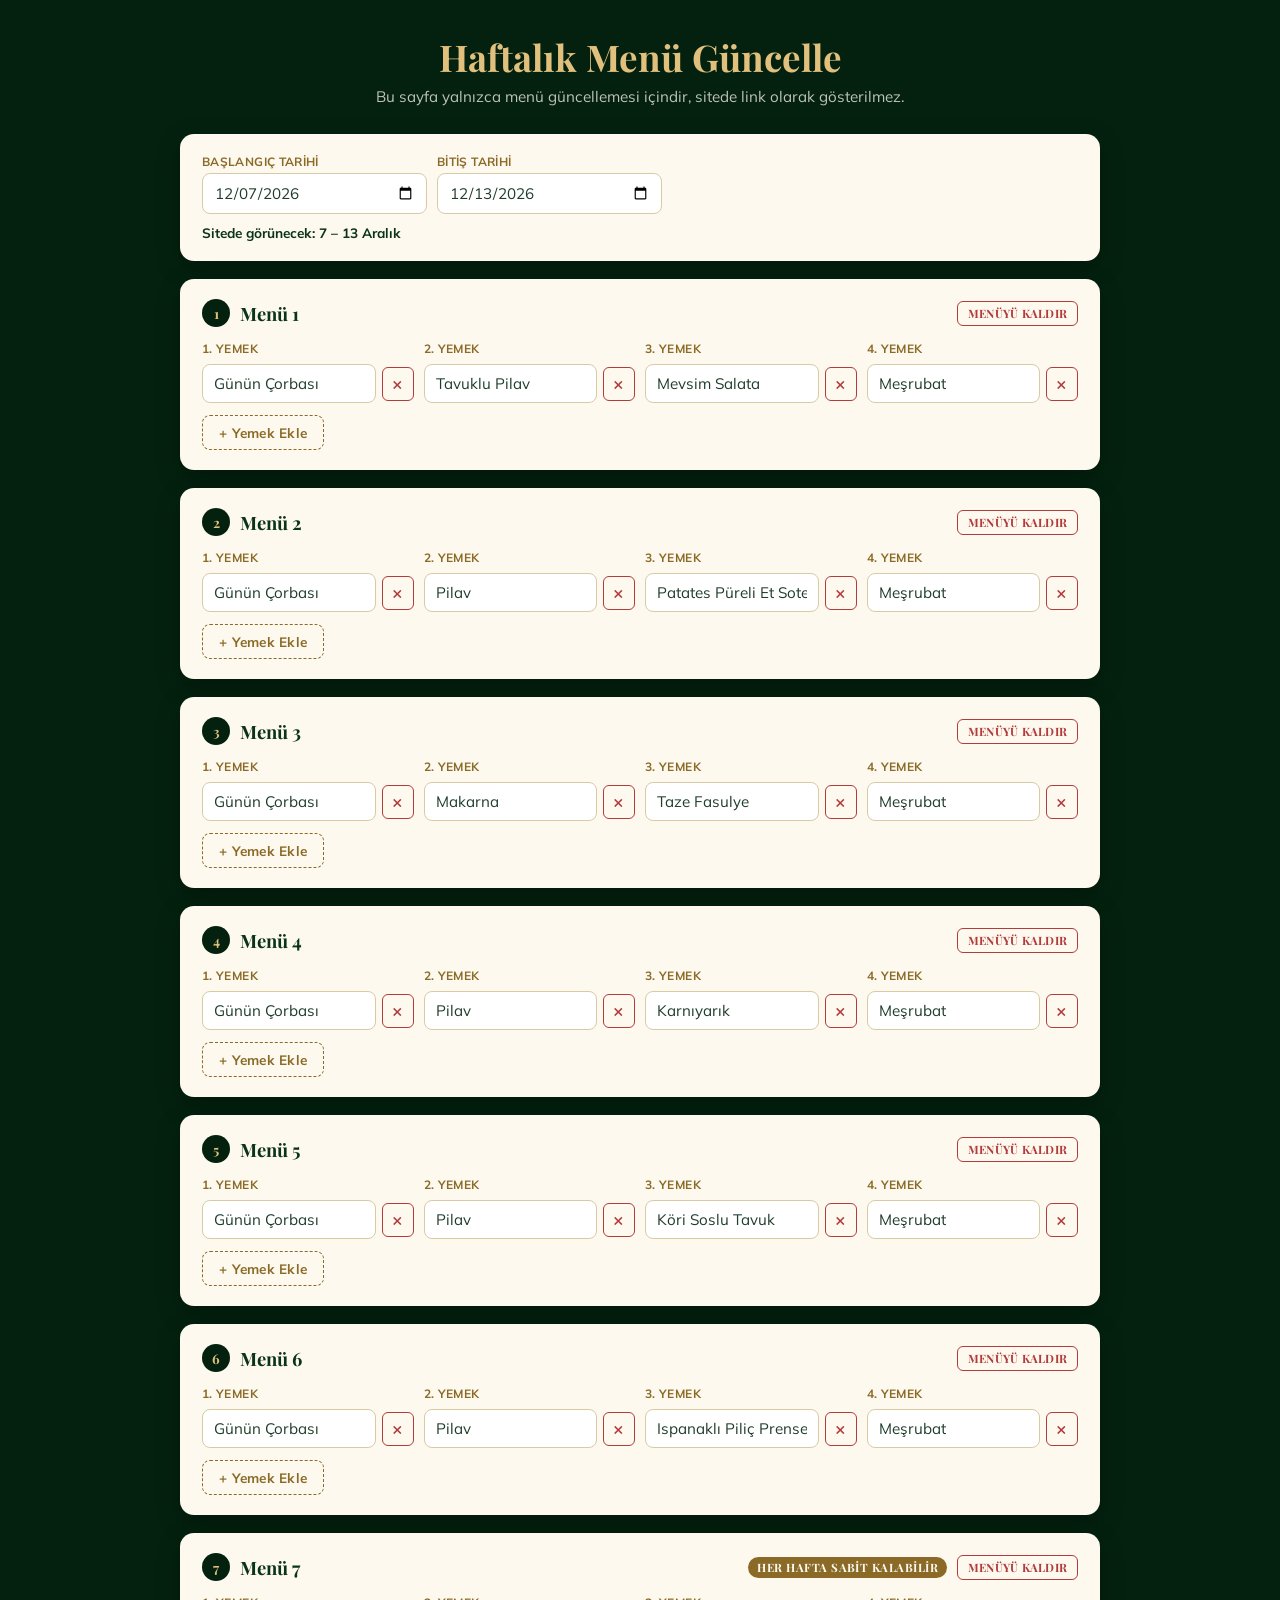
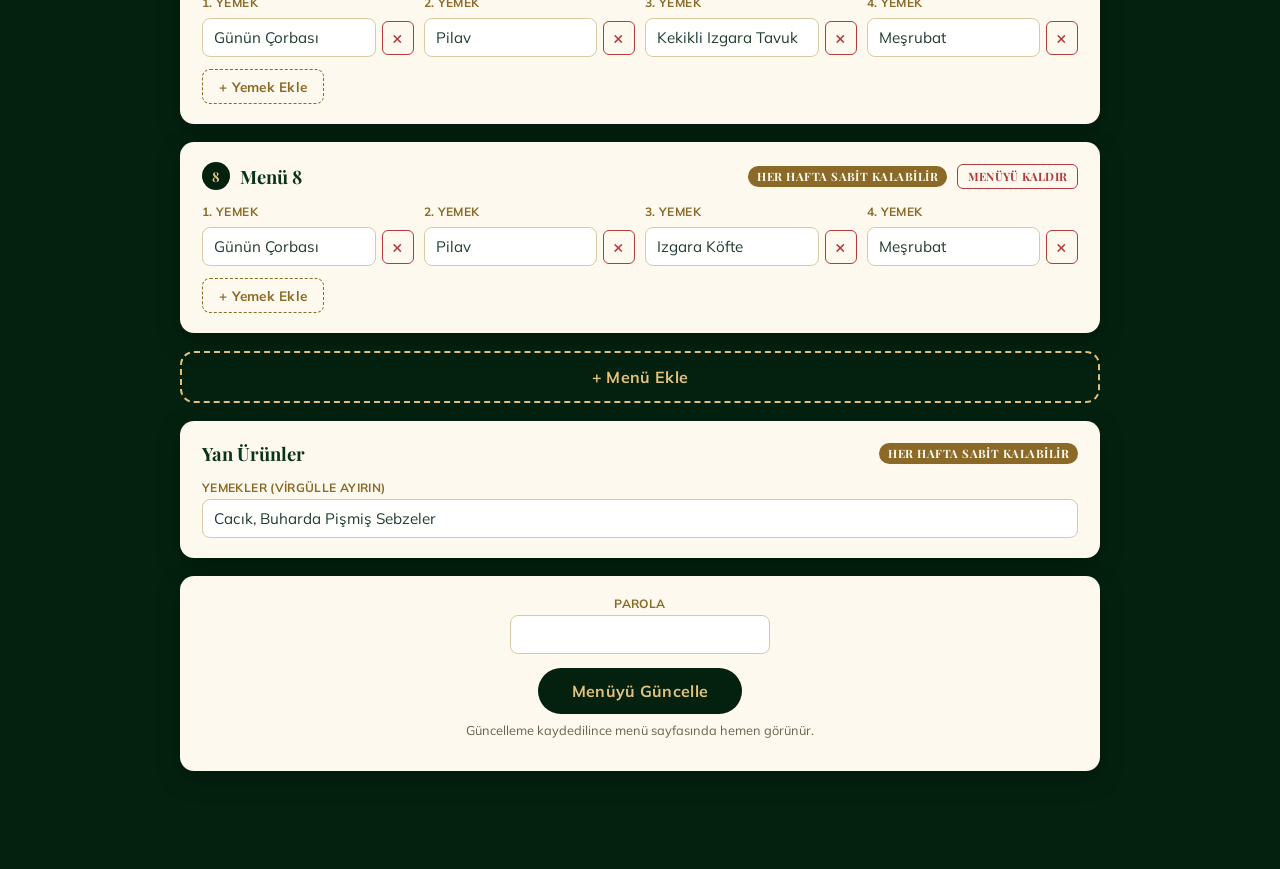
<file: menu-guncelle.html>
<!DOCTYPE html>
<html lang="tr">
<head>
<meta charset="UTF-8">
<meta name="viewport" content="width=device-width, initial-scale=1.0">
<title>Menü Güncelle | Emek Sofrası</title>
<meta name="robots" content="noindex, nofollow">
<link rel="icon" href="images/emek_sofrasi_logo.png">
<link rel="preconnect" href="https://fonts.googleapis.com">
<link rel="preconnect" href="https://fonts.gstatic.com" crossorigin>
<link href="https://fonts.googleapis.com/css2?family=Playfair+Display:wght@600;700&family=Mulish:wght@400;600;700&display=swap" rel="stylesheet">
<style>
  :root{
    --green:#04210f;
    --green-2:#0a3319;
    --gold:#e0c07c;
    --gold-2:#8a6a26;
    --cream:#fdf9ef;
    --ink:#1f3d2a;
    --line:#d8cba4;
    --danger:#b23b3b;
    --ok:#2f7a4d;
  }
  *{box-sizing:border-box;}
  body{
    margin:0;
    background:var(--green);
    color:var(--cream);
    font-family:"Mulish",system-ui,sans-serif;
    min-height:100svh;
    padding:32px 16px 80px;
  }
  h1{
    font-family:"Playfair Display",serif;
    font-size:clamp(1.5rem,1.1rem + 1.6vw,2.3rem);
    color:var(--gold);
    margin:0 0 6px;
    text-align:center;
  }
  .sub{
    text-align:center;
    color:var(--cream);
    opacity:0.75;
    margin:0 0 28px;
    font-size:0.95rem;
  }
  form{
    max-width:920px;
    margin:0 auto;
  }
  .card{
    background:var(--cream);
    color:var(--ink);
    border-radius:14px;
    padding:20px 22px;
    margin-bottom:18px;
    box-shadow:0 8px 24px rgba(0,0,0,0.25);
  }
  .card h2{
    font-family:"Playfair Display",serif;
    font-size:1.15rem;
    margin:0 0 14px;
    color:var(--green-2);
    display:flex;
    align-items:center;
    gap:10px;
  }
  .card h2 .no{
    background:var(--green);
    color:var(--gold);
    font-size:0.85rem;
    width:28px;
    height:28px;
    border-radius:50%;
    display:inline-flex;
    align-items:center;
    justify-content:center;
    flex-shrink:0;
  }
  .fixed-badge{
    font-size:0.72rem;
    font-weight:700;
    text-transform:uppercase;
    letter-spacing:0.04em;
    background:var(--gold-2);
    color:var(--cream);
    padding:3px 9px;
    border-radius:999px;
    margin-left:auto;
  }
  .fields{
    display:grid;
    grid-template-columns:repeat(auto-fit,minmax(180px,1fr));
    gap:10px;
  }
  label.field-label{
    display:block;
    font-size:0.75rem;
    color:var(--gold-2);
    font-weight:700;
    text-transform:uppercase;
    letter-spacing:0.03em;
    margin-bottom:4px;
  }
  input[type="text"],input[type="password"],input[type="date"]{
    width:100%;
    padding:9px 11px;
    border:1px solid var(--line);
    border-radius:8px;
    font:inherit;
    font-size:0.95rem;
    background:#fff;
    color:var(--ink);
  }
  input[type="text"]:focus,input[type="password"]:focus,input[type="date"]:focus{
    outline:2px solid var(--green-2);
    outline-offset:1px;
  }
  input[disabled]{
    background:#ece6d4;
    color:#8a8270;
  }
  .hafta-row{
    max-width:460px;
  }
  .yan-row{
    max-width:100%;
  }
  .hafta-preview{
    font-size:0.85rem;
    color:var(--green-2);
    font-weight:700;
    margin:10px 0 0;
  }
  .hint{
    font-size:0.8rem;
    color:#6b6350;
    margin-top:8px;
  }
  .food-row{
    display:flex;
    flex-direction:column;
    gap:4px;
  }
  .food-input-row{
    display:flex;
    gap:6px;
    align-items:center;
  }
  .food-input-row input{
    flex:1;
  }
  .remove-food{
    flex-shrink:0;
    background:transparent;
    border:1px solid var(--danger);
    color:var(--danger);
    border-radius:6px;
    width:32px;
    height:34px;
    font-size:1.1rem;
    line-height:1;
    padding:0;
    cursor:pointer;
  }
  .remove-food:hover{background:var(--danger);color:#fff;}
  .add-food-btn{
    margin-top:12px;
    background:transparent;
    border:1.5px dashed var(--gold-2);
    color:var(--gold-2);
    padding:8px 16px;
    border-radius:8px;
    font:inherit;
    font-weight:700;
    font-size:0.85rem;
    cursor:pointer;
  }
  .add-food-btn:hover{background:var(--gold-2);color:var(--cream);}
  .card-h2-actions{
    margin-left:auto;
    display:flex;
    align-items:center;
    gap:10px;
  }
  .remove-menu-btn{
    background:transparent;
    border:1px solid var(--danger);
    color:var(--danger);
    border-radius:6px;
    padding:4px 10px;
    font-size:0.72rem;
    font-weight:700;
    text-transform:uppercase;
    letter-spacing:0.02em;
    cursor:pointer;
  }
  .remove-menu-btn:hover{background:var(--danger);color:#fff;}
  .add-menu-btn{
    display:block;
    width:100%;
    max-width:920px;
    margin:4px auto 18px;
    background:transparent;
    border:2px dashed var(--gold);
    color:var(--gold);
    padding:14px;
    border-radius:14px;
    font:inherit;
    font-weight:700;
    font-size:1rem;
    cursor:pointer;
  }
  .add-menu-btn:hover{background:rgba(224,192,124,0.12);}
  .submit-card{
    text-align:center;
  }
  .submit-card input[type="password"]{
    max-width:260px;
    margin:0 auto 14px;
    display:block;
    text-align:center;
  }
  button{
    background:var(--green);
    color:var(--gold);
    border:none;
    padding:13px 34px;
    border-radius:999px;
    font:inherit;
    font-weight:700;
    font-size:1rem;
    letter-spacing:0.02em;
    cursor:pointer;
    transition:opacity .15s;
  }
  button:hover{opacity:0.88;}
  button:disabled{opacity:0.5;cursor:not-allowed;}
  #status{
    max-width:920px;
    margin:14px auto 0;
    padding:12px 16px;
    border-radius:10px;
    font-weight:600;
    text-align:center;
    display:none;
  }
  #status.show{display:block;}
  #status.ok{background:var(--ok);color:#fff;}
  #status.err{background:var(--danger);color:#fff;}
  #status.pending{background:var(--gold-2);color:var(--cream);}
</style>
</head>
<body>

<h1>Haftalık Menü Güncelle</h1>
<p class="sub">Bu sayfa yalnızca menü güncellemesi içindir, sitede link olarak gösterilmez.</p>

<form id="menu-form">
  <div class="card">
    <div class="fields hafta-row">
      <div>
        <label class="field-label" for="haftaBaslangic">Başlangıç Tarihi</label>
        <input type="date" id="haftaBaslangic" name="haftaBaslangic" required>
      </div>
      <div>
        <label class="field-label" for="haftaBitis">Bitiş Tarihi</label>
        <input type="date" id="haftaBitis" name="haftaBitis" required>
      </div>
    </div>
    <p class="hafta-preview" id="hafta-preview"></p>
  </div>

  <div id="menuler-wrap"></div>

  <button type="button" class="add-menu-btn" id="add-menu-btn">+ Menü Ekle</button>

  <div class="card">
    <h2>Yan Ürünler <span class="fixed-badge">Her Hafta Sabit Kalabilir</span></h2>
    <div class="fields yan-row">
      <div>
        <label class="field-label" for="yanUrunler">Yemekler (virgülle ayırın)</label>
        <input type="text" id="yanUrunler" name="yanUrunler" placeholder="Cacık, Buharda Pişmiş Sebzeler" required>
      </div>
    </div>
  </div>

  <div class="card submit-card">
    <label class="field-label" for="password">Parola</label>
    <input type="password" id="password" name="password" autocomplete="current-password" required>
    <button type="submit" id="submit-btn">Menüyü Güncelle</button>
    <p class="hint">Güncelleme kaydedilince menü sayfasında hemen görünür.</p>
  </div>
</form>

<div id="status"></div>

<script src="js/menu-data.js"></script>
<script src="js/menu-config.js"></script>
<script>
(function () {
  "use strict";

  var CFG = window.MENU_CONFIG || {};
  function sbHeaders(key) {
    var h = { apikey: key };
    if (/^eyJ/.test(key)) h.Authorization = "Bearer " + key;
    return h;
  }

  var wrap = document.getElementById("menuler-wrap");
  var form = document.getElementById("menu-form");
  var statusEl = document.getElementById("status");
  var submitBtn = document.getElementById("submit-btn");

  var YEMEK_PLACEHOLDER = ["Günün Çorbası", "Ana Yemek", "Yan Ürün / Salata", "İçecek"];

  function renumber(container) {
    var labels = container.querySelectorAll(".field-label");
    for (var i = 0; i < labels.length; i++) labels[i].textContent = (i + 1) + ". Yemek";
    var removeBtns = container.querySelectorAll(".remove-food");
    for (var j = 0; j < removeBtns.length; j++) {
      removeBtns[j].style.visibility = removeBtns.length > 1 ? "visible" : "hidden";
    }
  }

  function addFoodField(container, placeholder, value) {
    var row = document.createElement("div");
    row.className = "food-row";

    var label = document.createElement("label");
    label.className = "field-label";
    label.textContent = "Yemek";
    row.appendChild(label);

    var inputRow = document.createElement("div");
    inputRow.className = "food-input-row";

    var input = document.createElement("input");
    input.type = "text";
    input.required = true;
    input.placeholder = placeholder || "Ek Yemek";
    if (value) input.value = value;
    inputRow.appendChild(input);

    var removeBtn = document.createElement("button");
    removeBtn.type = "button";
    removeBtn.className = "remove-food";
    removeBtn.textContent = "×";
    removeBtn.title = "Bu yemeği kaldır";
    removeBtn.addEventListener("click", function () {
      if (container.querySelectorAll(".food-row").length <= 1) return;
      row.remove();
      renumber(container);
    });
    inputRow.appendChild(removeBtn);

    row.appendChild(inputRow);
    container.appendChild(row);
    renumber(container);
    return input;
  }

  function buildMenuCard(no, foodCount) {
    var card = document.createElement("div");
    card.className = "card";

    var h2 = document.createElement("h2");
    var span = document.createElement("span");
    span.className = "no";
    span.textContent = no;
    h2.appendChild(span);

    var titleText = document.createElement("span");
    titleText.className = "menu-title-text";
    titleText.textContent = "Menü " + no;
    h2.appendChild(titleText);

    var actions = document.createElement("div");
    actions.className = "card-h2-actions";
    var removeBtn = document.createElement("button");
    removeBtn.type = "button";
    removeBtn.className = "remove-menu-btn";
    removeBtn.textContent = "Menüyü Kaldır";
    removeBtn.addEventListener("click", function () {
      if (wrap.querySelectorAll(":scope > .card").length <= 1) return;
      card.remove();
      renumberMenus();
    });
    actions.appendChild(removeBtn);
    h2.appendChild(actions);
    card.appendChild(h2);

    var fields = document.createElement("div");
    fields.className = "fields";
    fields.setAttribute("data-menu", no);
    for (var i = 0; i < (foodCount || 4); i++) {
      addFoodField(fields, YEMEK_PLACEHOLDER[i]);
    }
    card.appendChild(fields);

    var addFoodBtn = document.createElement("button");
    addFoodBtn.type = "button";
    addFoodBtn.className = "add-food-btn";
    addFoodBtn.textContent = "+ Yemek Ekle";
    addFoodBtn.addEventListener("click", function () { addFoodField(fields); });
    card.appendChild(addFoodBtn);

    return card;
  }

  function renumberMenus() {
    var cards = wrap.querySelectorAll(":scope > .card");
    cards.forEach(function (card, i) {
      var no = i + 1;
      card.querySelector(".no").textContent = no;
      card.querySelector(".menu-title-text").textContent = "Menü " + no;
      card.querySelector(".fields").setAttribute("data-menu", no);
    });
    updateFixedBadges();
  }

  function updateFixedBadges() {
    var cards = Array.prototype.slice.call(wrap.querySelectorAll(":scope > .card"));
    cards.forEach(function (card) {
      var existing = card.querySelector(".fixed-badge");
      if (existing) existing.remove();
    });
    var lastTwo = cards.slice(-2);
    lastTwo.forEach(function (card) {
      var badge = document.createElement("span");
      badge.className = "fixed-badge";
      badge.textContent = "Her Hafta Sabit Kalabilir";
      var actions = card.querySelector(".card-h2-actions");
      actions.insertBefore(badge, actions.firstChild);
    });
  }

  function addMenuCard(foodCount) {
    var no = wrap.querySelectorAll(":scope > .card").length + 1;
    wrap.appendChild(buildMenuCard(no, foodCount));
    updateFixedBadges();
  }

  var initialCount = (window.MENU_DATA && window.MENU_DATA.menuler && window.MENU_DATA.menuler.length) || 8;
  for (var m = 1; m <= initialCount; m++) {
    var staticItems = window.MENU_DATA && window.MENU_DATA.menuler && window.MENU_DATA.menuler[m - 1];
    wrap.appendChild(buildMenuCard(m, staticItems && staticItems.kalemler ? staticItems.kalemler.length : 4));
  }
  updateFixedBadges();

  document.getElementById("add-menu-btn").addEventListener("click", function () { addMenuCard(); });

  var MONTHS = ["Ocak", "Şubat", "Mart", "Nisan", "Mayıs", "Haziran", "Temmuz", "Ağustos", "Eylül", "Ekim", "Kasım", "Aralık"];

  function pad(n) { return n < 10 ? "0" + n : "" + n; }
  function toISODate(d) { return d.getFullYear() + "-" + pad(d.getMonth() + 1) + "-" + pad(d.getDate()); }

  function formatHaftaText(startStr, endStr) {
    if (!startStr || !endStr) return "";
    var s = new Date(startStr + "T00:00:00");
    var e = new Date(endStr + "T00:00:00");
    if (isNaN(s.getTime()) || isNaN(e.getTime())) return "";
    var sd = s.getDate(), sm = MONTHS[s.getMonth()], sy = s.getFullYear();
    var ed = e.getDate(), em = MONTHS[e.getMonth()], ey = e.getFullYear();
    if (sy !== ey) return sd + " " + sm + " " + sy + " – " + ed + " " + em + " " + ey;
    if (sm !== em) return sd + " " + sm + " – " + ed + " " + em;
    return sd + " – " + ed + " " + em;
  }

  var startInput = document.getElementById("haftaBaslangic");
  var endInput = document.getElementById("haftaBitis");
  var haftaPreview = document.getElementById("hafta-preview");

  function updateHaftaPreview() {
    var text = formatHaftaText(startInput.value, endInput.value);
    haftaPreview.textContent = text ? ("Sitede görünecek: " + text) : "";
  }
  startInput.addEventListener("change", updateHaftaPreview);
  endInput.addEventListener("change", updateHaftaPreview);

  // Varsayılan: bugünden sonraki ilk Pazartesi – Pazar (bir sonraki hafta)
  (function setDefaultDates() {
    var today = new Date();
    var day = today.getDay();
    var diffToMonday = (8 - day) % 7;
    if (diffToMonday === 0) diffToMonday = 7;
    var nextMonday = new Date(today);
    nextMonday.setDate(today.getDate() + diffToMonday);
    var nextSunday = new Date(nextMonday);
    nextSunday.setDate(nextMonday.getDate() + 6);
    startInput.value = toISODate(nextMonday);
    endInput.value = toISODate(nextSunday);
    updateHaftaPreview();
  })();

  function prefill(data) {
    if (!data) return;
    document.getElementById("yanUrunler").value = (data.yanUrunler || []).join(", ");
    (data.menuler || []).forEach(function (menu) {
      var container = document.querySelector('.fields[data-menu="' + menu.no + '"]');
      if (!container) return;
      var items = menu.kalemler || [];
      var inputs = container.querySelectorAll("input");
      // Gerekirse fazladan alan ekle (4'ten fazla yemek varsa)
      while (inputs.length < items.length) {
        addFoodField(container);
        inputs = container.querySelectorAll("input");
      }
      inputs.forEach(function (input, i) {
        if (items[i] !== undefined) input.value = items[i];
      });
    });
  }
  prefill(window.MENU_DATA);

  if (CFG.supabaseUrl && CFG.supabaseKey) {
    fetch(CFG.supabaseUrl + "/rest/v1/menu?id=eq.1&select=data", {
      headers: sbHeaders(CFG.supabaseKey),
      cache: "no-store"
    })
      .then(function (r) { return r.ok ? r.json() : Promise.reject(); })
      .then(function (rows) {
        var d = rows && rows[0] && rows[0].data;
        if (!d || !d.menuler || !d.menuler.length) return;
        wrap.innerHTML = "";
        for (var n = 1; n <= d.menuler.length; n++) wrap.appendChild(buildMenuCard(n, (d.menuler[n - 1].kalemler || []).length || 4));
        updateFixedBadges();
        prefill(d);
      })
      .catch(function () {});
  }

  function showStatus(kind, text) {
    statusEl.className = "show " + kind;
    statusEl.textContent = text;
  }

  form.addEventListener("submit", function (e) {
    e.preventDefault();

    var hafta = formatHaftaText(startInput.value, endInput.value);
    if (!hafta) {
      showStatus("err", "⚠️ Başlangıç ve bitiş tarihini seç.");
      return;
    }

    var menuler = [];
    var menuCards = wrap.querySelectorAll(":scope > .card");
    menuCards.forEach(function (card, idx) {
      var no = idx + 1;
      var inputs = card.querySelector(".fields").querySelectorAll("input");
      var kalemler = [];
      for (var i = 0; i < inputs.length; i++) {
        var v = inputs[i].value.trim();
        if (v) kalemler.push(v);
      }
      menuler.push({ no: no, kalemler: kalemler });
    });

    var yanUrunler = document.getElementById("yanUrunler").value
      .split(",")
      .map(function (s) { return s.trim(); })
      .filter(Boolean);

    for (var mi = 0; mi < menuler.length; mi++) {
      if (!menuler[mi].kalemler.length) {
        showStatus("err", "⚠️ Menü " + menuler[mi].no + " için en az 1 yemek gir (ya da menüyü kaldır).");
        return;
      }
    }
    if (!yanUrunler.length) {
      showStatus("err", "⚠️ Yan ürünler boş olamaz.");
      return;
    }

    if (!CFG.supabaseUrl || !CFG.supabaseKey) {
      showStatus("err", "⚠️ Menü veritabanı henüz bağlanmamış (menu-config.js boş).");
      return;
    }

    var password = document.getElementById("password").value;

    submitBtn.disabled = true;
    showStatus("pending", "Güncelleniyor…");

    function fail(text) {
      submitBtn.disabled = false;
      showStatus("err", "⚠️ " + text);
    }

    fetch(CFG.supabaseUrl + "/rest/v1/rpc/update_menu", {
      method: "POST",
      headers: Object.assign({ "Content-Type": "application/json" }, sbHeaders(CFG.supabaseKey)),
      body: JSON.stringify({
        p_password: password,
        p_data: { hafta: hafta, menuler: menuler, yanUrunler: yanUrunler }
      })
    })
      .then(function (res) {
        if (res.ok) {
          submitBtn.disabled = false;
          showStatus("ok", "✅ Menü güncellendi. Menü sayfasını yenileyince görünür.");
          return;
        }
        return res.json().catch(function () { return {}; }).then(function (err) {
          var msg = (err && err.message) || "";
          if (msg.indexOf("wrong_password") !== -1) fail("Parola hatalı.");
          else if (msg.indexOf("invalid_data") !== -1) fail("Eksik veya hatalı veri var, alanları kontrol et.");
          else fail("Menü kaydedilemedi (" + res.status + ").");
        });
      })
      .catch(function () {
        fail("İnternet bağlantısı kurulamadı, tekrar dene.");
      });
  });
})();
</script>
</body>
</html>
</file>
